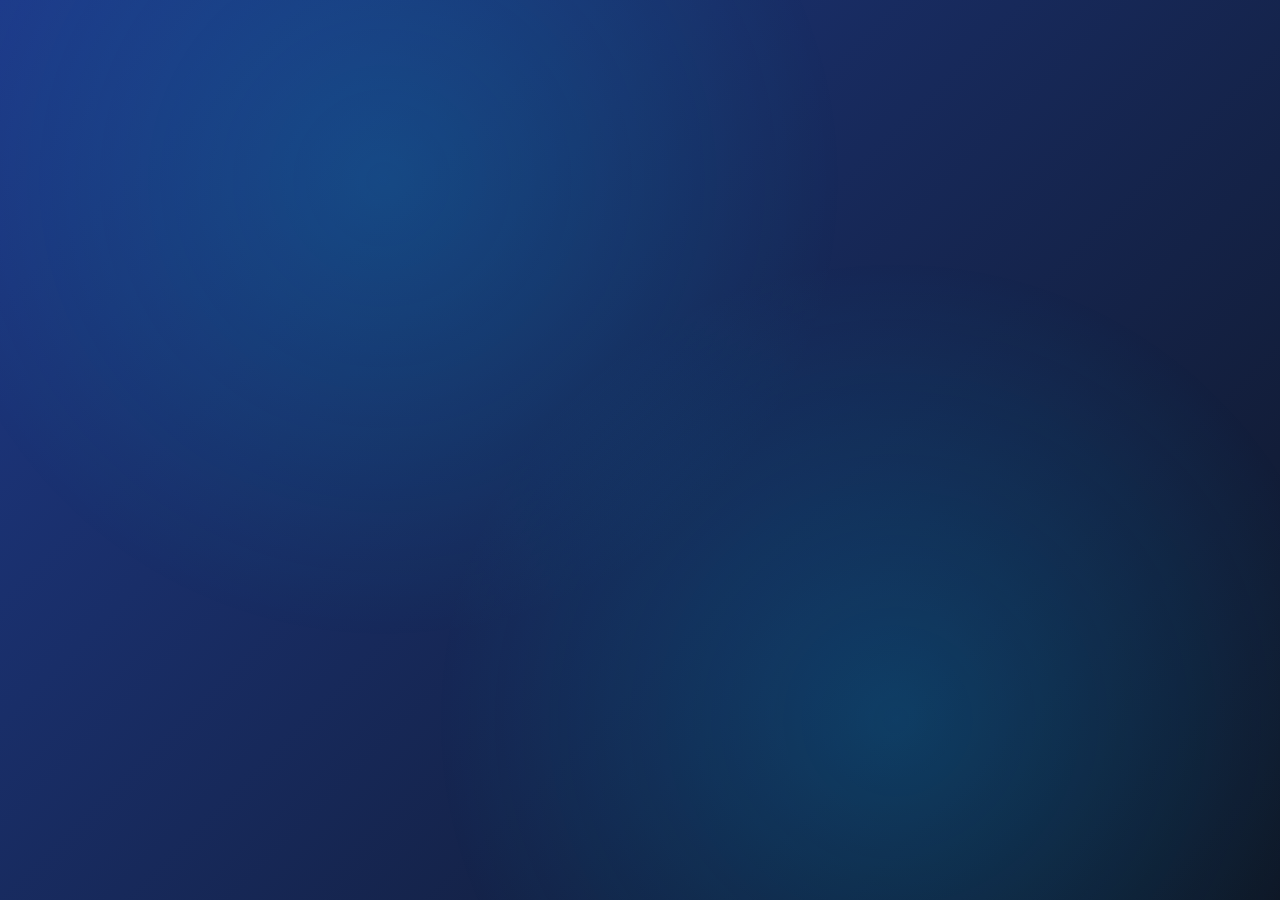
<file: index.html>
<!DOCTYPE html>
<html>

<head>
  <link rel="stylesheet" href="style.css">
  <link rel="icon" type="image/svg+xml"
    href="[data-uri]">
  <title>BlueNova</title>

</head>

<body>

  <nav class="glass-nav">

    <div class="logo-container">
      <div class="logo-mark">
        <div class="left-cut"></div>
        <div class="right-cut"></div>
      </div>
      <span class="logo-text">BlueNova</span>
    </div>


    <ul>
      <li><a href="index.html">Home</a></li>
      <li><a href="features.html">Features</a></li>
      <li><a href="about.html">About</a></li>
      <li><a href="contact.html">Contact</a></li>
    </ul>
  </nav>

  <section class="hero">
    <h2>Dark Glossy Aesthetic<br>Crafted to Perfection</h2>
    <p>Experience a futuristic, ultra-smooth UI designed with precision and a faint-blue glow that feels alive.</p>
    <a href="features.html"><button class="glow-btn">Explore Features</button></a>
  </section>

  <footer>© 2025 BlueNova. Crafted with aesthetic precision.</footer>


</body>

</html>
</file>
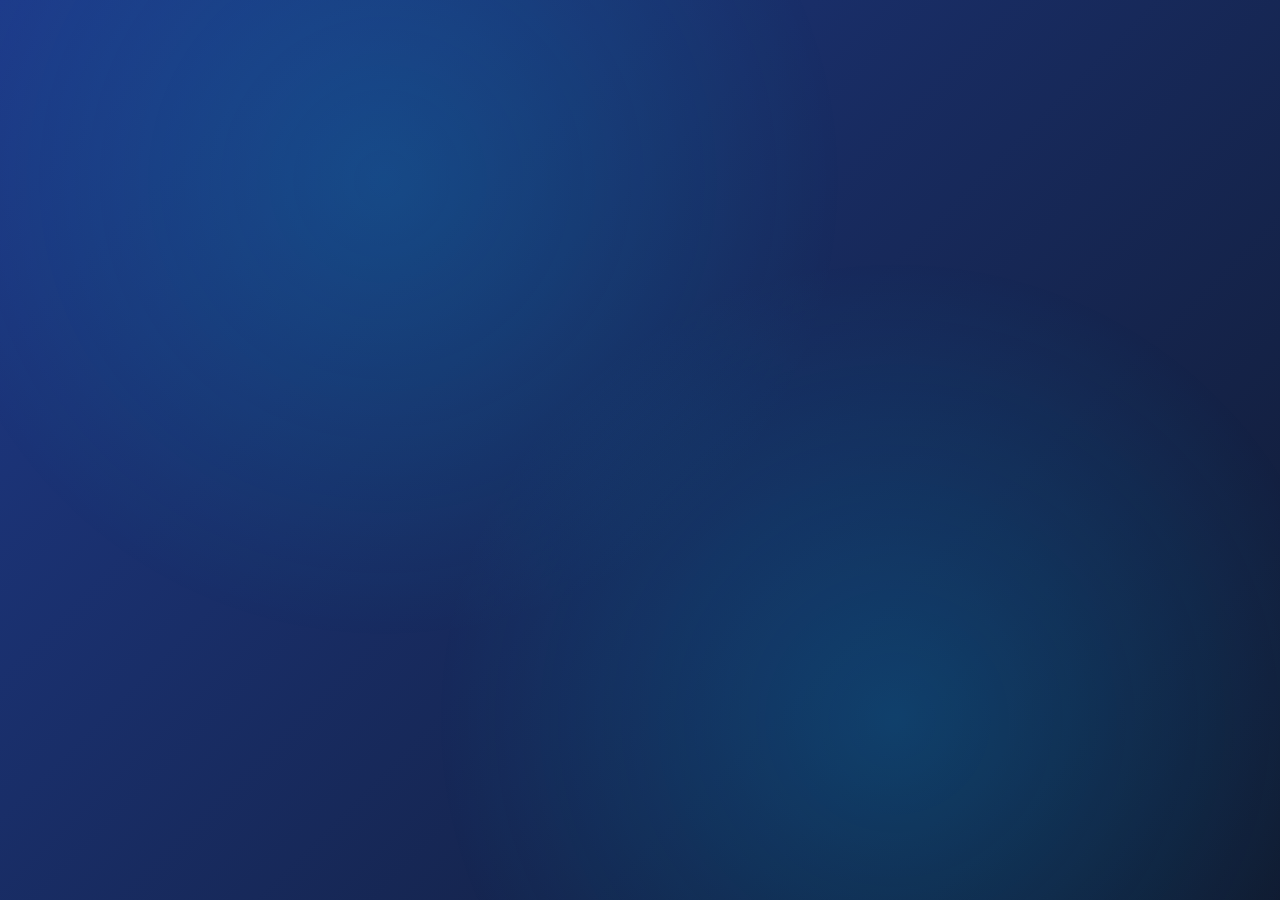
<file: BlueNova/index.html>
<!DOCTYPE html>
<html>

<head>
  <link rel="stylesheet" href="style.css">
  <title>BlueNova</title>

</head>

<body>
  
  <nav class="glass-nav">

  <div class="logo-container">
    <div class="logo-mark">
      <div class="left-cut"></div>
      <div class="right-cut"></div>
    </div>
    <span class="logo-text">BlueNova</span>
  </div>


    <ul>
      <li><a href="index.html">Home</a></li>
      <li><a href="features.html">Features</a></li>
      <li><a href="about.html">About</a></li>
      <li><a href="contact.html">Contact</a></li>
    </ul>
  </nav>

  <section class="hero">
    <h2>Dark Glossy Aesthetic<br>Crafted to Perfection</h2>
    <p>Experience a futuristic, ultra-smooth UI designed with precision and a faint-blue glow that feels alive.</p>
    <a href="features.html"><button class="glow-btn">Explore Features</button></a>
  </section>

  <footer>© 2025 BlueNova. Crafted with aesthetic precision.</footer>


</body>

</html>
</file>
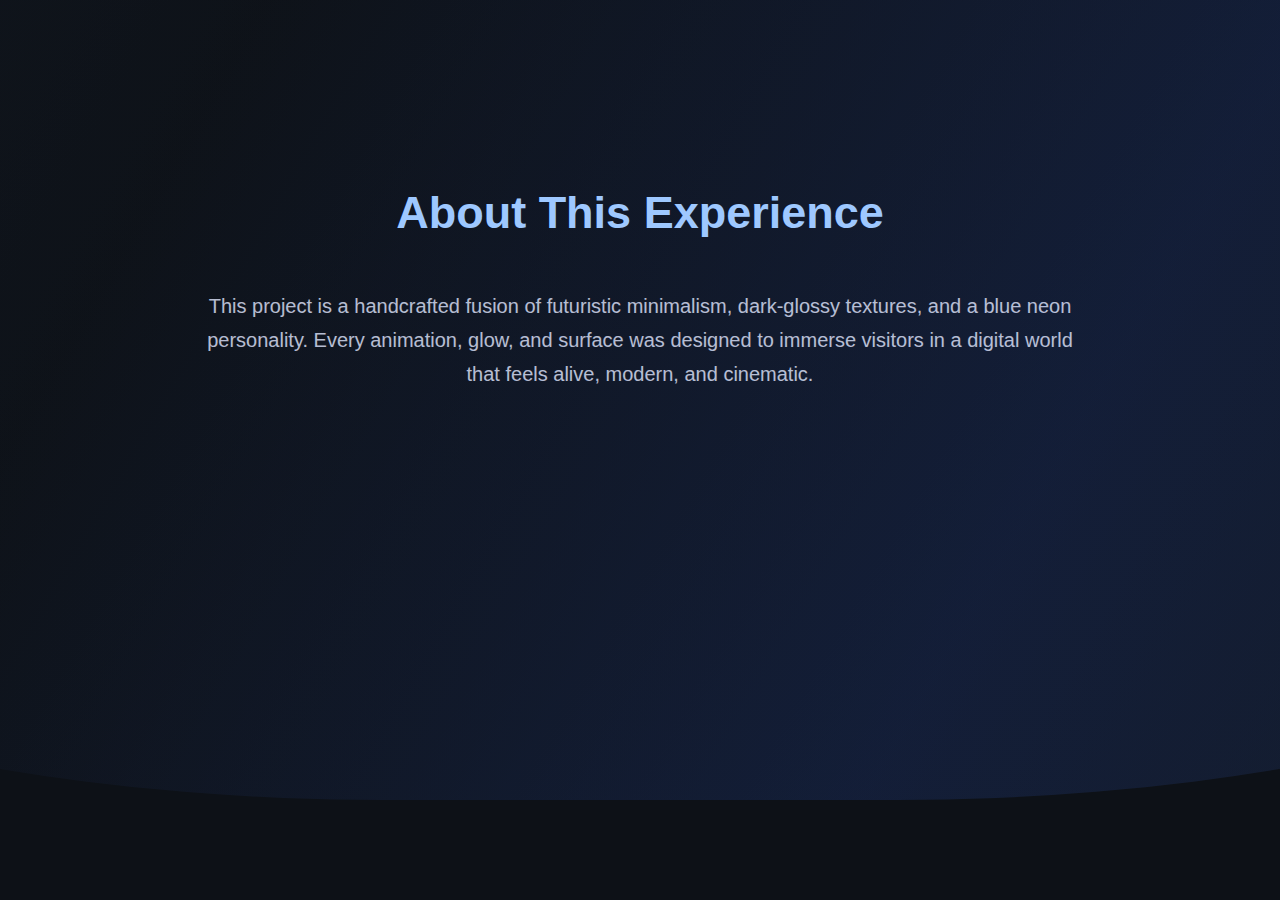
<file: about.html>
<!DOCTYPE html>
<html>
<head>
  <meta name="viewport" content="width=device-width, initial-scale=1.0">
  <link rel="stylesheet" href="style.css">
  <link rel="icon" type="image/svg+xml" href="[data-uri]">
    <title>BlueNova</title>
</head>
<body>

<nav class="glass-nav">
 <div class="logo-container">
    <div class="logo-mark">
      <div class="left-cut"></div>
      <div class="right-cut"></div>
    </div>
    <span class="logo-text">BlueNova</span>
  </div>
  <ul>
    <li><a href="index.html">Home</a></li>
    <li><a href="features.html">Features</a></li>
    <li><a href="about.html">About</a></li>
    <li><a href="contact.html">Contact</a></li>
  </ul>
</nav>

<section class="section">
  <h2>About This Experience</h2>
  <p style="max-width: 900px; margin: auto; text-align: center; opacity: 0.8; font-size: 20px; line-height: 1.7;">
    This project is a handcrafted fusion of futuristic minimalism,  
    dark-glossy textures, and a blue neon personality.  
    Every animation, glow, and surface was designed to immerse visitors  
    in a digital world that feels alive, modern, and cinematic.
  </p>
</section>

<footer>
  © 2025 BlueNova. Designed for visual immersion.
</footer>
<style>
body {
  margin: 0;
  font-family: 'Poppins', sans-serif;
  min-height: auto;     /* was height: 100vh */
  overflow-x: hidden;    /* allow vertical scroll if needed */
  color: #e0e7ff;
  background: #0d1117;
  position: relative;
}
*{ padding:0px;
  margin:0px;
}
/* Wavy layers */
body::before,
body::after {
  content: '';
  position: absolute;
  width: 200%;
  height: 200%;
  top: -50%;
  left: -50%;
  background: linear-gradient(120deg, #0d1117, #1e293b, #1e3a8a, #0d1117);
  background-size: 400% 400%;
  opacity: 0.3;
  border-radius: 40%;
  animation: wave1 20s ease-in-out infinite alternate;
  z-index: -1;
}

body::after {
  background: linear-gradient(120deg, #1e293b, #0d1117, #1e3a8a, #1e293b);
  animation-duration: 35s;
  opacity: 0.25;
}

/* Wave animation keyframes */
@keyframes wave1 {
  0% { transform: translateX(0) translateY(0) rotate(0deg); }
  25% { transform: translateX(50px) translateY(-30px) rotate(5deg); }
  50% { transform: translateX(-50px) translateY(30px) rotate(-5deg); }
  75% { transform: translateX(30px) translateY(-15px) rotate(3deg); }
  100% { transform: translateX(0) translateY(0) rotate(0deg); }
}



/* Wavy layers */
body::before,
body::after {
  content: '';
  position: absolute;
  width: 200%;
  height: 200%;
  top: -50%;
  left: -50%;
  background: linear-gradient(120deg, #0d1117, #1e293b, #1e3a8a, #0d1117);
  background-size: 400% 400%;
  opacity: 0.3;
  border-radius: 40%;
  animation: wave1 20s ease-in-out infinite alternate;
  z-index: -1;
}

body::after {
  background: linear-gradient(120deg, #1e293b, #0d1117, #1e3a8a, #1e293b);
  animation-duration: 35s;
  opacity: 0.25;
}

/* Wave animation keyframes */
@keyframes wave1 {
  0% { transform: translateX(0) translateY(0) rotate(0deg); }
  25% { transform: translateX(50px) translateY(-30px) rotate(5deg); }
  50% { transform: translateX(-50px) translateY(30px) rotate(-5deg); }
  75% { transform: translateX(30px) translateY(-15px) rotate(3deg); }
  100% { transform: translateX(0) translateY(0) rotate(0deg); }
}
@media (max-width: 480px) {
html, body{
  max-width: 100%;
    max-height: 100%;
  overflow-x: hidden;
}
}

  @media (max-width: 768px) {
html, body{
  max-width: 100%;
    max-height: 100%;
  overflow-x: hidden;
}
}
</style>
</body>

</html>
</file>
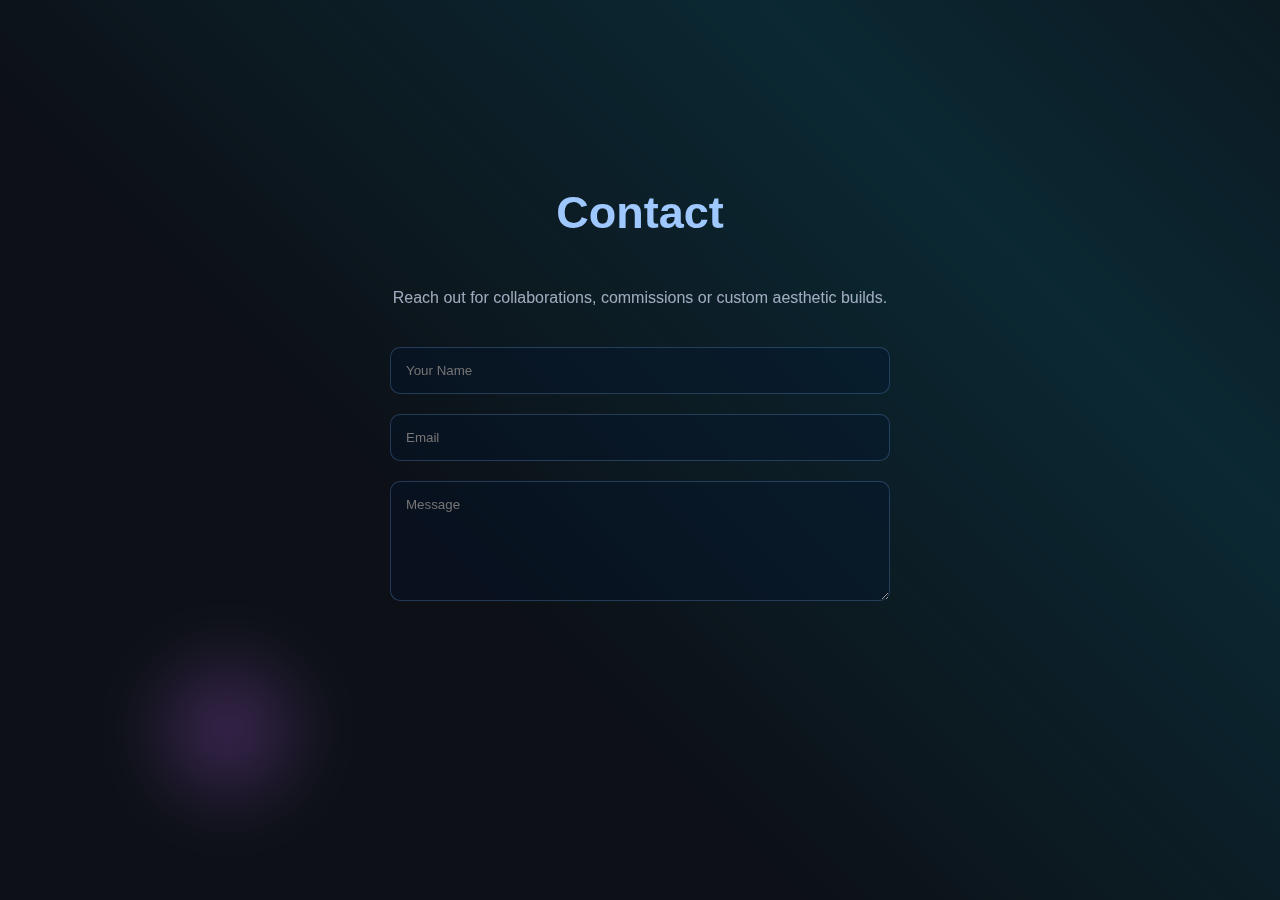
<file: contact.html>
<!DOCTYPE html>
<html>
<head>
  <meta name="viewport" content="width=device-width, initial-scale=1.0">
  <link rel="stylesheet" href="style.css">
  <link rel="icon" type="image/svg+xml" href="[data-uri]">
    <title>BlueNova</title>
  <!-- Particles.js CDN -->

</head>

<body class="aurora-orb1 aurora-orb2">
<nav class="glass-nav">
 <div class="logo-container">
    <div class="logo-mark">
      <div class="left-cut"></div>
      <div class="right-cut"></div>
    </div>
    <span class="logo-text">BlueNova</span>
  </div>
  <ul>
    <li><a href="index.html">Home</a></li>
    <li><a href="features.html">Features</a></li>
    <li><a href="about.html">About</a></li>
    <li><a href="contact.html">Contact</a></li>
  </ul>
</nav>

<section class="section">
  <h2>Contact</h2>

  <p style="text-align:center; opacity: 0.7; margin-bottom: 40px;">
    Reach out for collaborations, commissions or custom aesthetic builds.
  </p>

  <div style="max-width: 500px; margin: auto;">
    <form style="display:flex; flex-direction:column; gap:20px;">
      <input type="text" placeholder="Your Name" 
             style="padding:15px; background:rgba(0,20,50,0.3); border:1px solid rgba(120,180,255,0.25); border-radius:10px; color:white;">
      <input type="email" placeholder="Email"
             style="padding:15px; background:rgba(0,20,50,0.3); border:1px solid rgba(120,180,255,0.25); border-radius:10px; color:white;">
      <textarea placeholder="Message"
             style="padding:15px; height:120px; background:rgba(0,20,50,0.3); border:1px solid rgba(120,180,255,0.25); border-radius:10px; color:white;"></textarea>

      <button class="glow-btn" style="width:180px; margin:auto;">Send Message</button>
    </form>
  </div>
</section>

<footer>
  © 2025 BlueNova. Let's create something beautiful.
</footer>

<style>

/* FIXED - Mesmerizing Moving Nebula Background */
body {
  margin: 0;
  font-family: 'Poppins', sans-serif;
  overflow-x: hidden;
  color: #e0e7ff;
  background: #0d1117;
  position: relative;
}

/* DYNAMIC MOVING NEBULA LAYERS */
body::before {
  content: ''; 
  position: fixed; 
  top: 0; left: 0; 
  width: 200%; height: 200%; /* Oversized for movement */
  pointer-events: none; 
  z-index: -1;
  background: 
    radial-gradient(ellipse 60% 40% at 20% 30%, rgba(100,200,255,0.2) 0%, transparent 50%),
    radial-gradient(ellipse 50% 30% at 80% 70%, rgba(200,100,255,0.15) 0%, transparent 50%);
  background-size: 300% 300%;
  animation: nebulaFlow 90s linear infinite;
}

body::after {
  content: ''; 
  position: fixed; 
  inset: 0; 
  pointer-events: none; 
  z-index: -1;
  background-image: 
    linear-gradient(45deg, transparent 40%, rgba(0,212,255,0.12) 50%, transparent 60%),
    linear-gradient(-45deg, transparent 40%, rgba(138,43,226,0.1) 50%, transparent 60%);
  background-size: 400% 400%; /* Large for smooth movement */
  animation: cosmicDrift 120s ease-in-out infinite;
}

/* FLOATING ORBS */
.aurora-orb1::before,
.aurora-orb2::before {
  content: ''; 
  position: fixed; 
  border-radius: 50%; 
  pointer-events: none; 
  z-index: -1;
  background: radial-gradient(circle, rgba(0,212,255,0.4) 0%, transparent 70%);
  filter: blur(30px);
}

.aurora-orb1::before {
  width: 150px; height: 150px; 
  top: 20%; left: 10%; 
  animation: orbFloat1 100s ease-in-out infinite;
}

.aurora-orb2::before {
  width: 200px; height: 200px; 
  top: 70%; right: 15%; 
  background: radial-gradient(circle, rgba(200,100,255,0.3) 0%, transparent 70%);
  animation: orbFloat2 130s ease-in-out infinite reverse;
}

/* VEIL DESCENT EFFECT */
.wave-overlay {
  position: fixed; inset: 0; z-index: -1; pointer-events: none;
  background-image: 
    repeating-linear-gradient(90deg, transparent 0, rgba(0,212,255,0.03) 2px, transparent 4px),
    radial-gradient(circle at 10% 20%, rgba(0,212,255,0.08) 0%, transparent 50%);
  animation: veilDescent 4s cubic-bezier(0.25,0.46,0.45,0.94) both, waveFlow 80s linear infinite;
}

/* FIXED ANIMATIONS - NOW MOVING! */
@keyframes nebulaFlow {
  0% { 
    background-position: 0% 0%; 
    transform: scale(1) translate(0, 0); 
  }
  25% { 
    background-position: 100% 50%; 
    transform: scale(1.03) translate(2%, -1%); 
  }
  50% { 
    background-position: 50% 100%; 
    transform: scale(1.01) translate(1%, 2%); 
  }
  75% { 
    background-position: 100% 0%; 
    transform: scale(1.02) translate(-1%, 1%); 
  }
  100% { 
    background-position: 0% 0%; 
    transform: scale(1) translate(0, 0); 
  }
}

@keyframes cosmicDrift {
  0%, 100% { 
    background-position: 0% 50%; 
    opacity: 0.6; 
    filter: blur(1px); 
  }
  33% { 
    background-position: 100% 0%; 
    opacity: 0.8; 
  }
  66% { 
    background-position: 0% 100%; 
    opacity: 0.7; 
  }
}

@keyframes orbFloat1 {
  0%, 100% { transform: translate(0, 0) scale(1); }
  33% { transform: translate(20px, -15px) scale(1.1); }
  66% { transform: translate(-10px, 10px) scale(0.95); }
}

@keyframes orbFloat2 {
  0%, 100% { transform: translate(0, 0) scale(1); }
  33% { transform: translate(-25px, 20px) scale(1.15); }
  66% { transform: translate(15px, -10px) scale(0.9); }
}

@keyframes waveFlow {
  0% { transform: translateX(0); }
  100% { transform: translateX(100px); }
}

/* Fade-in animations remain the same */
@keyframes auroraFadeNav { 0% { opacity: 0; transform: translateY(-40px); } 100% { opacity: 1; transform: translateY(0); } }
@keyframes auroraRiseSection { 0% { opacity: 0; transform: scale(0.95) translateY(10px); } 100% { opacity: 1; transform: scale(1) translateY(0); } }
@keyframes auroraSlideUp { 0% { opacity: 0; transform: translateY(20px); } 100% { opacity: 1; transform: translateY(0); } }

.glass-nav { animation: auroraFadeNav 0.9s cubic-bezier(0.25,0.46,0.45,0.94) 0.3s both; }
.section { animation: auroraRiseSection 1s cubic-bezier(0.25,0.46,0.45,0.94) 0.8s both; }
.section h2 { animation: auroraSlideUp 0.7s cubic-bezier(0.25,0.46,0.45,0.94) 1.2s both; }
.section p { animation: auroraSlideUp 0.7s cubic-bezier(0.25,0.46,0.45,0.94) 1.4s both; }
input:nth-child(1) { animation: auroraSlideUp 0.6s cubic-bezier(0.25,0.46,0.45,0.94) 1.6s both; }
input:nth-child(2) { animation: auroraSlideUp 0.6s cubic-bezier(0.25,0.46,0.45,0.94) 1.8s both; }
textarea { animation: auroraSlideUp 0.6s cubic-bezier(0.25,0.46,0.45,0.94) 2.0s both; }
.glow-btn { animation: auroraSlideUp 0.6s cubic-bezier(0.25,0.46,0.45,0.94) 2.2s both; }
footer { animation: auroraSlideUp 0.7s cubic-bezier(0.25,0.46,0.45,0.94) 2.5s both; }
</style>
</body>

</html>
</file>
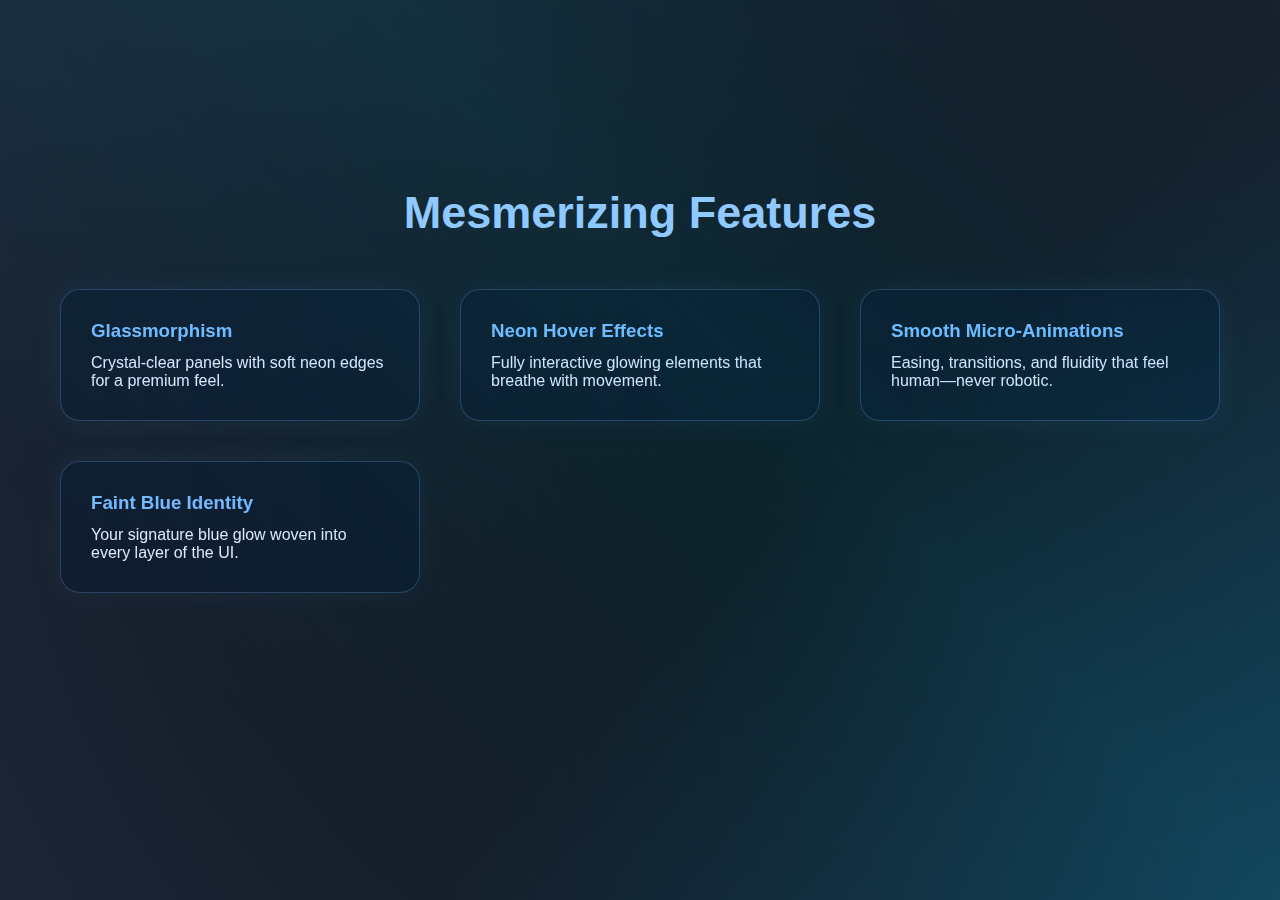
<file: features.html>
<!DOCTYPE html>
<html>
<head>
  <link rel="stylesheet" href="style.css">
  <link rel="icon" type="image/svg+xml" href="[data-uri]">
    <title>BlueNova</title>
  <!-- Particles.js CDN -->

</head>
<body>

<nav class="glass-nav">
 <div class="logo-container">
    <div class="logo-mark">
      <div class="left-cut"></div>
      <div class="right-cut"></div>
    </div>
    <span class="logo-text">BlueNova</span>
  </div>
  <ul>
    <li><a href="index.html">Home</a></li>
    <li><a href="features.html">Features</a></li>
    <li><a href="about.html">About</a></li>
    <li><a href="contact.html">Contact</a></li>
  </ul>
</nav>

<section class="section">
  <h2>Mesmerizing Features</h2>

  <div class="grid">
    <div class="feature-card">
      <h3>Glassmorphism</h3>
      <p>Crystal-clear panels with soft neon edges for a premium feel.</p>
    </div>

    <div class="feature-card">
      <h3>Neon Hover Effects</h3>
      <p>Fully interactive glowing elements that breathe with movement.</p>
    </div>

    <div class="feature-card">
      <h3>Smooth Micro-Animations</h3>
      <p>Easing, transitions, and fluidity that feel human—never robotic.</p>
    </div>

    <div class="feature-card">
      <h3>Faint Blue Identity</h3>
      <p>Your signature blue glow woven into every layer of the UI.</p>
    </div>
  </div>
</section>

<footer>
  © 2025 BlueNova. Precision-built dark UI.
</footer>
<style>
  body {
  margin: 0;
  font-family: 'Poppins', sans-serif;
  color: #e0e7ff;
 

  /* background layers */
  background: radial-gradient(circle at 30% 30%, #0d1117, #1e293b, #1e3a8a);
  background-size: 200% 200%;
  animation: radialMove 20s linear infinite, hueShift 30s linear infinite;
}

/* slowly move radial gradient for fluid motion */
@keyframes radialMove {
  0% {
    background-position: 0% 0%;
  }
  50% {
    background-position: 100% 100%;
  }
  100% {
    background-position: 0% 0%;
  }
}

/* shift hue for dynamic color changes */
@keyframes hueShift {
  0% {
    filter: hue-rotate(0deg);
  }
  50% {
    filter: hue-rotate(90deg);
  }
  100% {
    filter: hue-rotate(0deg);
  }
}

/* BlueNova Features - Plasma Grid Scan Animation - Add to style.css */

/* Initial hidden states */
.glass-nav { opacity: 0; transform: scale(0.95) translateY(-20px); }
.hero { opacity: 0; transform: scale(0.92); }
.hero h2, .hero p, .glow-btn { opacity: 0; transform: translateY(25px) scale(0.95); }
footer { opacity: 0; transform: translateY(30px); }

/* PLASMA GRID EFFECT - Safe z-index */
body::before {
    content: ''; 
    position: fixed; 
    top: 0; left: 0; 
    width: 100%; height: 100%; 
    pointer-events: none; 
    z-index: 1;
    background: 
        linear-gradient(45deg, transparent 30%, rgba(0,212,255,0.1) 50%, transparent 70%),
        linear-gradient(-45deg, transparent 30%, rgba(0,184,255,0.15) 50%, transparent 70%);
    background-size: 200% 200%;
    animation: plasmaGridScan 2.2s cubic-bezier(0.23,1,0.32,1) both;
}

@keyframes plasmaGridScan {
    0% { 
        opacity: 0.8; 
        transform: scaleX(0.1) scaleY(0.05); 
        filter: blur(12px); 
    }
    35% { 
        transform: scaleX(1.4) scaleY(1.3); 
        filter: blur(6px); 
    }
    65% { 
        opacity: 0.4; 
        transform: scaleX(1.05) scaleY(1.02); 
        filter: blur(0); 
    }
    100% { 
        opacity: 0; 
        transform: scaleX(1) scaleY(1); 
    }
}

/* Plasma pulse animations */
@keyframes plasmaPulseNav {
    0% { opacity: 0; transform: scale(0.9) translateY(-30px); filter: blur(6px); }
    55% { transform: scale(1.03) translateY(3px); box-shadow: 0 0 40px rgba(0,212,255,0.5); }
    100% { opacity: 1; transform: scale(1) translateY(0); filter: blur(0); }
}

@keyframes plasmaWaveHero {
    0% { opacity: 0; transform: scale(0.88) rotateX(10deg); }
    50% { transform: scale(1.04) rotateX(-2deg); filter: drop-shadow(0 20px 40px rgba(0,212,255,0.3)); }
    100% { opacity: 1; transform: scale(1) rotateX(0); }
}

@keyframes plasmaGridCard {
    0% { opacity: 0; transform: translateY(35px) scaleX(0.92); }
    60% { transform: translateY(-8px) scaleX(1.01); }
    100% { opacity: 1; transform: translateY(0) scaleX(1); }
}

/* PERFECTLY STAGGERED TIMING */
.glass-nav {
    animation: plasmaPulseNav 1s cubic-bezier(0.175,0.885,0.32,1.275) 0.4s both;
}

.hero {
    animation: plasmaWaveHero 1.2s cubic-bezier(0.175,0.885,0.32,1.275) 0.9s both;
}

.hero h2 {
    animation: plasmaGridCard 0.85s cubic-bezier(0.175,0.885,0.32,1.275) 1.3s both;
}

.hero p {
    animation: plasmaGridCard 0.85s cubic-bezier(0.175,0.885,0.32,1.275) 1.55s both;
}

.glow-btn {
    animation: plasmaGridCard 0.85s cubic-bezier(0.175,0.885,0.32,1.275) 1.8s both;
}

footer {
    animation: plasmaGridCard 0.75s cubic-bezier(0.175,0.885,0.32,1.275) 2.1s both;
}

/* Logo gets special plasma glow */
.logo-container {
    animation: plasmaPulseNav 1.1s cubic-bezier(0.175,0.885,0.32,1.275) 0.6s both;
}
</style>
</body>
</html>
</file>
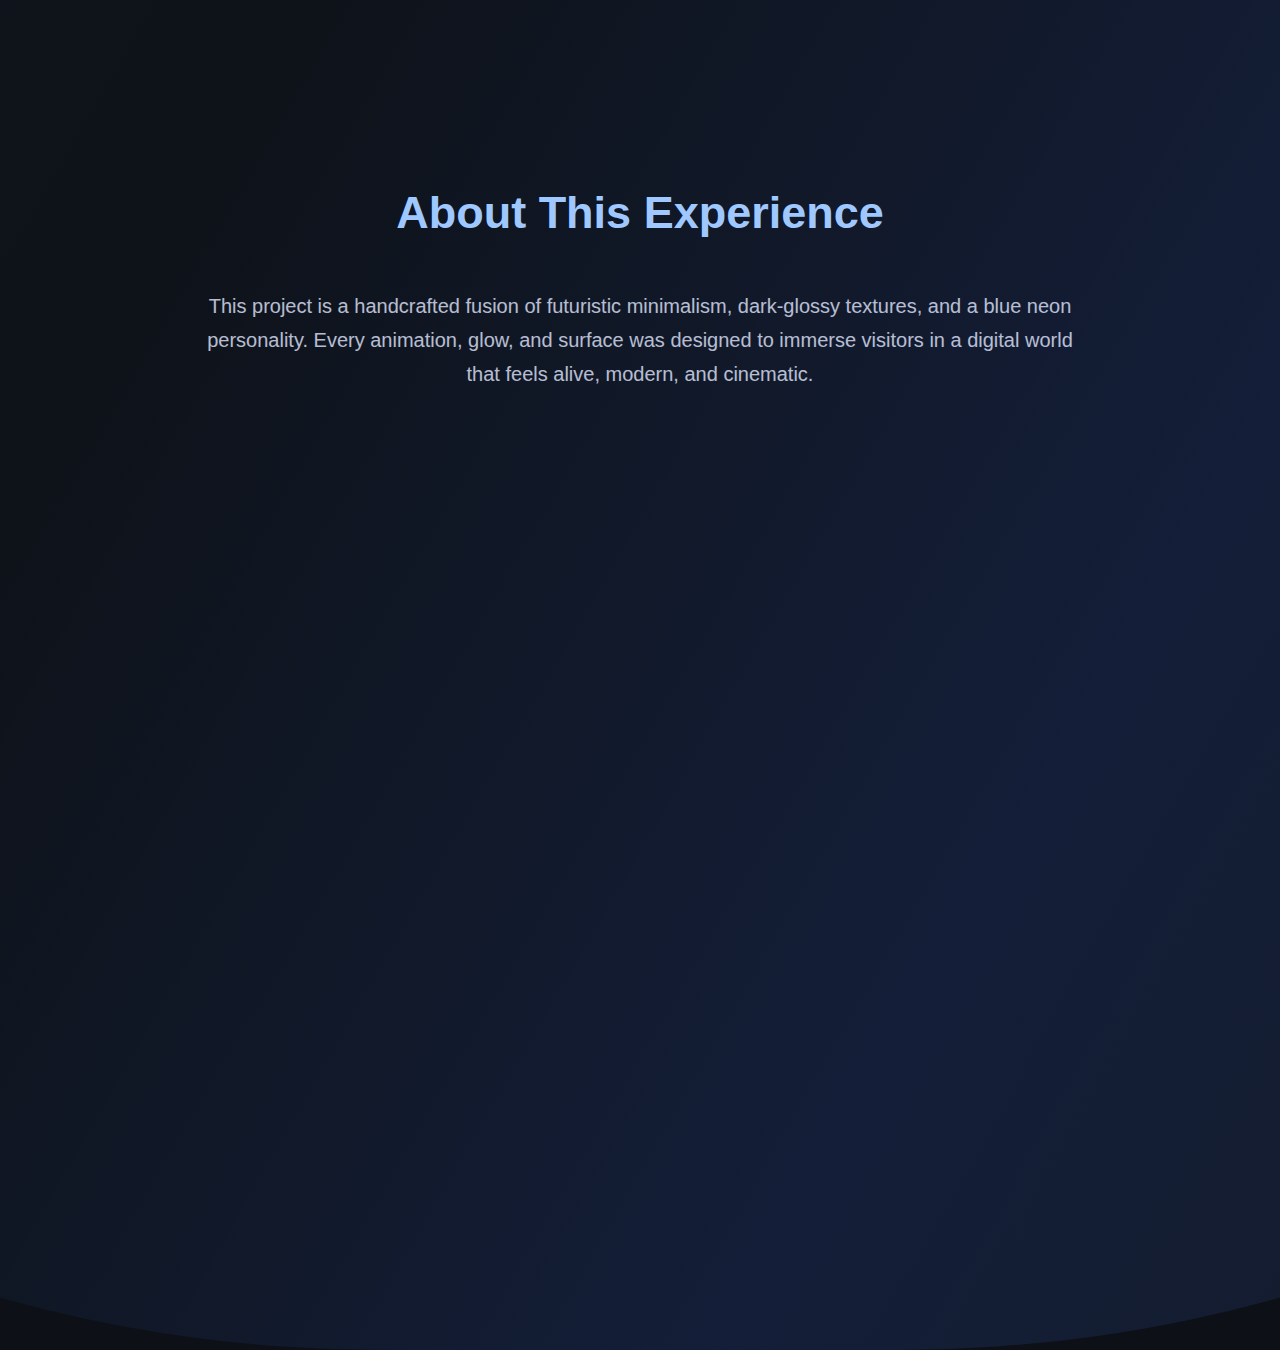
<file: BlueNova/about.html>
<!DOCTYPE html>
<html>
<head>
  <link rel="stylesheet" href="style.css">
    <title>BlueNova</title>
</head>
<body>

<nav class="glass-nav">
 <div class="logo-container">
    <div class="logo-mark">
      <div class="left-cut"></div>
      <div class="right-cut"></div>
    </div>
    <span class="logo-text">BlueNova</span>
  </div>
  <ul>
    <li><a href="index.html">Home</a></li>
    <li><a href="features.html">Features</a></li>
    <li><a href="about.html">About</a></li>
    <li><a href="contact.html">Contact</a></li>
  </ul>
</nav>

<section class="section">
  <h2>About This Experience</h2>
  <p style="max-width: 900px; margin: auto; text-align: center; opacity: 0.8; font-size: 20px; line-height: 1.7;">
    This project is a handcrafted fusion of futuristic minimalism,  
    dark-glossy textures, and a blue neon personality.  
    Every animation, glow, and surface was designed to immerse visitors  
    in a digital world that feels alive, modern, and cinematic.
  </p>
</section>

<footer>
  © 2025 BlueNova. Designed for visual immersion.
</footer>
<style>
body {
  margin: 0;
  font-family: 'Poppins', sans-serif;
  height: 100vh;
  overflow: hidden;
  color: #e0e7ff;
  background: #0d1117;
  position: relative;
}

/* Wavy layers */
body::before,
body::after {
  content: '';
  position: absolute;
  width: 200%;
  height: 200%;
  top: -50%;
  left: -50%;
  background: linear-gradient(120deg, #0d1117, #1e293b, #1e3a8a, #0d1117);
  background-size: 400% 400%;
  opacity: 0.3;
  border-radius: 40%;
  animation: wave1 20s ease-in-out infinite alternate;
  z-index: -1;
}

body::after {
  background: linear-gradient(120deg, #1e293b, #0d1117, #1e3a8a, #1e293b);
  animation-duration: 35s;
  opacity: 0.25;
}

/* Wave animation keyframes */
@keyframes wave1 {
  0% { transform: translateX(0) translateY(0) rotate(0deg); }
  25% { transform: translateX(50px) translateY(-30px) rotate(5deg); }
  50% { transform: translateX(-50px) translateY(30px) rotate(-5deg); }
  75% { transform: translateX(30px) translateY(-15px) rotate(3deg); }
  100% { transform: translateX(0) translateY(0) rotate(0deg); }
}

body {
  margin: 0;
  font-family: 'Poppins', sans-serif;
  height: 100vh;
  overflow: hidden;
  color: #e0e7ff;
  background: #0d1117;
  position: relative;
}

/* Wavy layers */
body::before,
body::after {
  content: '';
  position: absolute;
  width: 200%;
  height: 200%;
  top: -50%;
  left: -50%;
  background: linear-gradient(120deg, #0d1117, #1e293b, #1e3a8a, #0d1117);
  background-size: 400% 400%;
  opacity: 0.3;
  border-radius: 40%;
  animation: wave1 20s ease-in-out infinite alternate;
  z-index: -1;
}

body::after {
  background: linear-gradient(120deg, #1e293b, #0d1117, #1e3a8a, #1e293b);
  animation-duration: 35s;
  opacity: 0.25;
}

/* Wave animation keyframes */
@keyframes wave1 {
  0% { transform: translateX(0) translateY(0) rotate(0deg); }
  25% { transform: translateX(50px) translateY(-30px) rotate(5deg); }
  50% { transform: translateX(-50px) translateY(30px) rotate(-5deg); }
  75% { transform: translateX(30px) translateY(-15px) rotate(3deg); }
  100% { transform: translateX(0) translateY(0) rotate(0deg); }
}

</style>
</body>
</html>
</file>
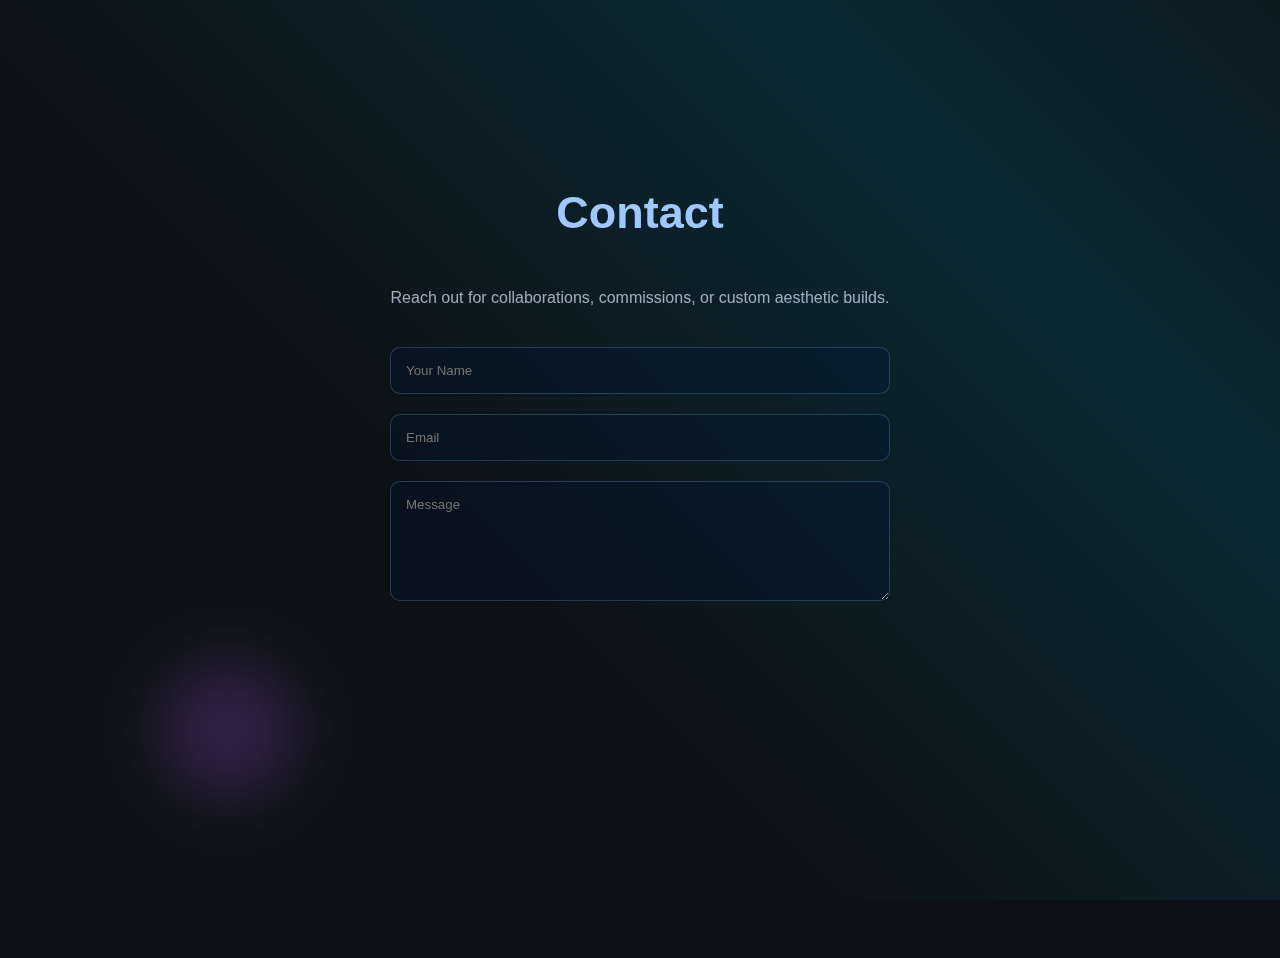
<file: BlueNova/contact.html>
<!DOCTYPE html>
<html>
<head>
  <link rel="stylesheet" href="style.css">
    <title>BlueNova</title>
  <!-- Particles.js CDN -->

</head>
<body>
<!-- Add these classes to body tag -->
<body class="aurora-orb1 aurora-orb2">
<nav class="glass-nav">
 <div class="logo-container">
    <div class="logo-mark">
      <div class="left-cut"></div>
      <div class="right-cut"></div>
    </div>
    <span class="logo-text">BlueNova</span>
  </div>
  <ul>
    <li><a href="index.html">Home</a></li>
    <li><a href="features.html">Features</a></li>
    <li><a href="about.html">About</a></li>
    <li><a href="contact.html">Contact</a></li>
  </ul>
</nav>

<section class="section">
  <h2>Contact</h2>

  <p style="text-align:center; opacity: 0.7; margin-bottom: 40px;">
    Reach out for collaborations, commissions, or custom aesthetic builds.
  </p>

  <div style="max-width: 500px; margin: auto;">
    <form style="display:flex; flex-direction:column; gap:20px;">
      <input type="text" placeholder="Your Name" 
             style="padding:15px; background:rgba(0,20,50,0.3); border:1px solid rgba(120,180,255,0.25); border-radius:10px; color:white;">
      <input type="email" placeholder="Email"
             style="padding:15px; background:rgba(0,20,50,0.3); border:1px solid rgba(120,180,255,0.25); border-radius:10px; color:white;">
      <textarea placeholder="Message"
             style="padding:15px; height:120px; background:rgba(0,20,50,0.3); border:1px solid rgba(120,180,255,0.25); border-radius:10px; color:white;"></textarea>

      <button class="glow-btn" style="width:180px; margin:auto;">Send Message</button>
    </form>
  </div>
</section>

<footer>
  © 2025 BlueNova. Let's create something beautiful.
</footer>

<style>

/* FIXED - Mesmerizing Moving Nebula Background */
body {
  margin: 0;
  font-family: 'Poppins', sans-serif;
  overflow-x: hidden;
  color: #e0e7ff;
  background: #0d1117;
  position: relative;
}

/* DYNAMIC MOVING NEBULA LAYERS */
body::before {
  content: ''; 
  position: fixed; 
  top: 0; left: 0; 
  width: 200%; height: 200%; /* Oversized for movement */
  pointer-events: none; 
  z-index: -1;
  background: 
    radial-gradient(ellipse 60% 40% at 20% 30%, rgba(100,200,255,0.2) 0%, transparent 50%),
    radial-gradient(ellipse 50% 30% at 80% 70%, rgba(200,100,255,0.15) 0%, transparent 50%);
  background-size: 300% 300%;
  animation: nebulaFlow 90s linear infinite;
}

body::after {
  content: ''; 
  position: fixed; 
  inset: 0; 
  pointer-events: none; 
  z-index: -1;
  background-image: 
    linear-gradient(45deg, transparent 40%, rgba(0,212,255,0.12) 50%, transparent 60%),
    linear-gradient(-45deg, transparent 40%, rgba(138,43,226,0.1) 50%, transparent 60%);
  background-size: 400% 400%; /* Large for smooth movement */
  animation: cosmicDrift 120s ease-in-out infinite;
}

/* FLOATING ORBS */
.aurora-orb1::before,
.aurora-orb2::before {
  content: ''; 
  position: fixed; 
  border-radius: 50%; 
  pointer-events: none; 
  z-index: -1;
  background: radial-gradient(circle, rgba(0,212,255,0.4) 0%, transparent 70%);
  filter: blur(30px);
}

.aurora-orb1::before {
  width: 150px; height: 150px; 
  top: 20%; left: 10%; 
  animation: orbFloat1 100s ease-in-out infinite;
}

.aurora-orb2::before {
  width: 200px; height: 200px; 
  top: 70%; right: 15%; 
  background: radial-gradient(circle, rgba(200,100,255,0.3) 0%, transparent 70%);
  animation: orbFloat2 130s ease-in-out infinite reverse;
}

/* VEIL DESCENT EFFECT */
.wave-overlay {
  position: fixed; inset: 0; z-index: -1; pointer-events: none;
  background-image: 
    repeating-linear-gradient(90deg, transparent 0, rgba(0,212,255,0.03) 2px, transparent 4px),
    radial-gradient(circle at 10% 20%, rgba(0,212,255,0.08) 0%, transparent 50%);
  animation: veilDescent 4s cubic-bezier(0.25,0.46,0.45,0.94) both, waveFlow 80s linear infinite;
}

/* FIXED ANIMATIONS - NOW MOVING! */
@keyframes nebulaFlow {
  0% { 
    background-position: 0% 0%; 
    transform: scale(1) translate(0, 0); 
  }
  25% { 
    background-position: 100% 50%; 
    transform: scale(1.03) translate(2%, -1%); 
  }
  50% { 
    background-position: 50% 100%; 
    transform: scale(1.01) translate(1%, 2%); 
  }
  75% { 
    background-position: 100% 0%; 
    transform: scale(1.02) translate(-1%, 1%); 
  }
  100% { 
    background-position: 0% 0%; 
    transform: scale(1) translate(0, 0); 
  }
}

@keyframes cosmicDrift {
  0%, 100% { 
    background-position: 0% 50%; 
    opacity: 0.6; 
    filter: blur(1px); 
  }
  33% { 
    background-position: 100% 0%; 
    opacity: 0.8; 
  }
  66% { 
    background-position: 0% 100%; 
    opacity: 0.7; 
  }
}

@keyframes orbFloat1 {
  0%, 100% { transform: translate(0, 0) scale(1); }
  33% { transform: translate(20px, -15px) scale(1.1); }
  66% { transform: translate(-10px, 10px) scale(0.95); }
}

@keyframes orbFloat2 {
  0%, 100% { transform: translate(0, 0) scale(1); }
  33% { transform: translate(-25px, 20px) scale(1.15); }
  66% { transform: translate(15px, -10px) scale(0.9); }
}

@keyframes waveFlow {
  0% { transform: translateX(0); }
  100% { transform: translateX(100px); }
}

/* Fade-in animations remain the same */
@keyframes auroraFadeNav { 0% { opacity: 0; transform: translateY(-40px); } 100% { opacity: 1; transform: translateY(0); } }
@keyframes auroraRiseSection { 0% { opacity: 0; transform: scale(0.95) translateY(10px); } 100% { opacity: 1; transform: scale(1) translateY(0); } }
@keyframes auroraSlideUp { 0% { opacity: 0; transform: translateY(20px); } 100% { opacity: 1; transform: translateY(0); } }

.glass-nav { animation: auroraFadeNav 0.9s cubic-bezier(0.25,0.46,0.45,0.94) 0.3s both; }
.section { animation: auroraRiseSection 1s cubic-bezier(0.25,0.46,0.45,0.94) 0.8s both; }
.section h2 { animation: auroraSlideUp 0.7s cubic-bezier(0.25,0.46,0.45,0.94) 1.2s both; }
.section p { animation: auroraSlideUp 0.7s cubic-bezier(0.25,0.46,0.45,0.94) 1.4s both; }
input:nth-child(1) { animation: auroraSlideUp 0.6s cubic-bezier(0.25,0.46,0.45,0.94) 1.6s both; }
input:nth-child(2) { animation: auroraSlideUp 0.6s cubic-bezier(0.25,0.46,0.45,0.94) 1.8s both; }
textarea { animation: auroraSlideUp 0.6s cubic-bezier(0.25,0.46,0.45,0.94) 2.0s both; }
.glow-btn { animation: auroraSlideUp 0.6s cubic-bezier(0.25,0.46,0.45,0.94) 2.2s both; }
footer { animation: auroraSlideUp 0.7s cubic-bezier(0.25,0.46,0.45,0.94) 2.5s both; }
</style>
</body>
</html>
</file>
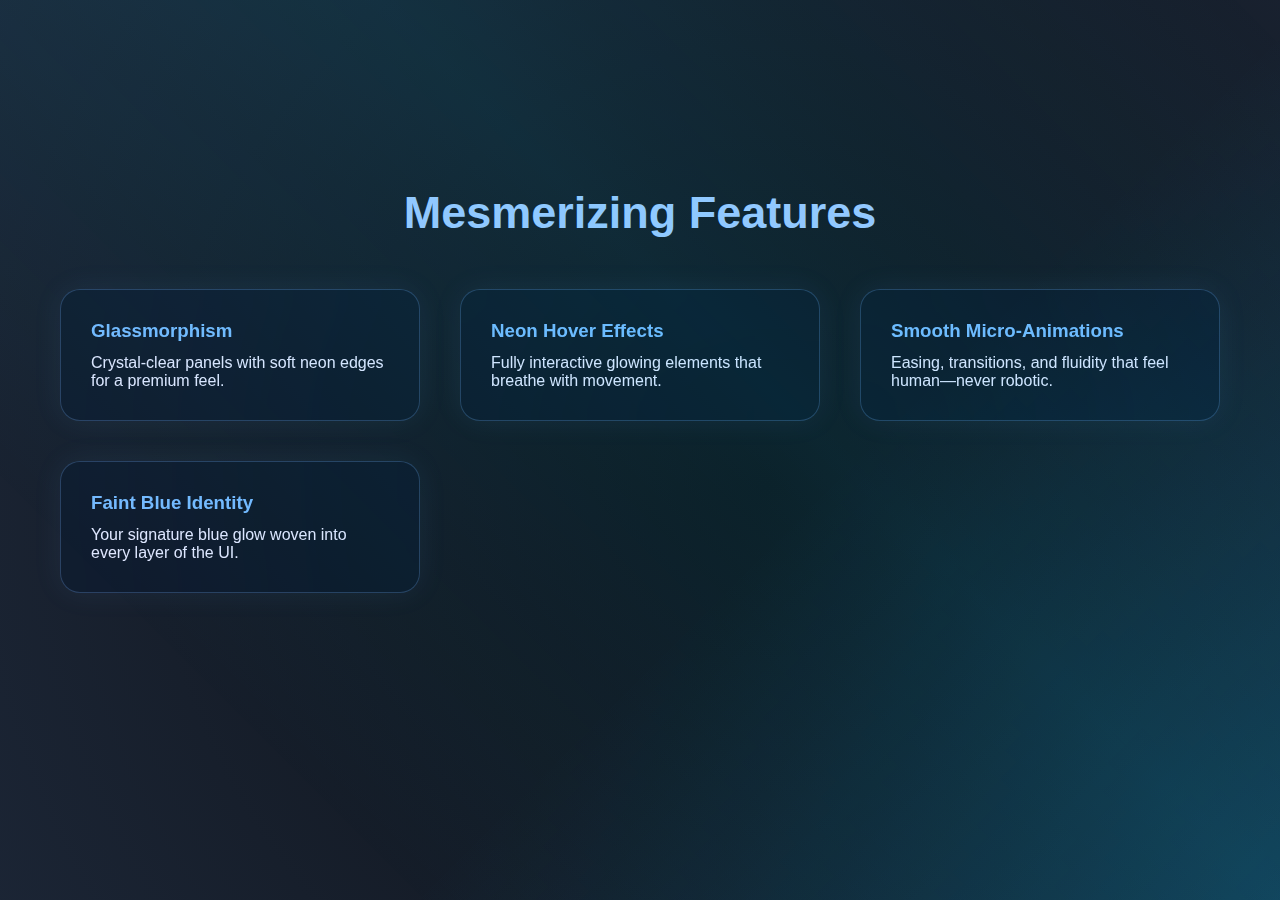
<file: BlueNova/features.html>
<!DOCTYPE html>
<html>
<head>
  <link rel="stylesheet" href="style.css">
    <title>BlueNova</title>
  <!-- Particles.js CDN -->

</head>
<body>

<nav class="glass-nav">
 <div class="logo-container">
    <div class="logo-mark">
      <div class="left-cut"></div>
      <div class="right-cut"></div>
    </div>
    <span class="logo-text">BlueNova</span>
  </div>
  <ul>
    <li><a href="index.html">Home</a></li>
    <li><a href="features.html">Features</a></li>
    <li><a href="about.html">About</a></li>
    <li><a href="contact.html">Contact</a></li>
  </ul>
</nav>

<section class="section">
  <h2>Mesmerizing Features</h2>

  <div class="grid">
    <div class="feature-card">
      <h3>Glassmorphism</h3>
      <p>Crystal-clear panels with soft neon edges for a premium feel.</p>
    </div>

    <div class="feature-card">
      <h3>Neon Hover Effects</h3>
      <p>Fully interactive glowing elements that breathe with movement.</p>
    </div>

    <div class="feature-card">
      <h3>Smooth Micro-Animations</h3>
      <p>Easing, transitions, and fluidity that feel human—never robotic.</p>
    </div>

    <div class="feature-card">
      <h3>Faint Blue Identity</h3>
      <p>Your signature blue glow woven into every layer of the UI.</p>
    </div>
  </div>
</section>

<footer>
  © 2025 BlueNova. Precision-built dark UI.
</footer>
<style>
  body {
  margin: 0;
  font-family: 'Poppins', sans-serif;
  color: #e0e7ff;
 

  /* background layers */
  background: radial-gradient(circle at 30% 30%, #0d1117, #1e293b, #1e3a8a);
  background-size: 200% 200%;
  animation: radialMove 20s linear infinite, hueShift 30s linear infinite;
}

/* slowly move radial gradient for fluid motion */
@keyframes radialMove {
  0% {
    background-position: 0% 0%;
  }
  50% {
    background-position: 100% 100%;
  }
  100% {
    background-position: 0% 0%;
  }
}

/* shift hue for dynamic color changes */
@keyframes hueShift {
  0% {
    filter: hue-rotate(0deg);
  }
  50% {
    filter: hue-rotate(90deg);
  }
  100% {
    filter: hue-rotate(0deg);
  }
}

/* BlueNova Features - Plasma Grid Scan Animation - Add to style.css */

/* Initial hidden states */
.glass-nav { opacity: 0; transform: scale(0.95) translateY(-20px); }
.hero { opacity: 0; transform: scale(0.92); }
.hero h2, .hero p, .glow-btn { opacity: 0; transform: translateY(25px) scale(0.95); }
footer { opacity: 0; transform: translateY(30px); }

/* PLASMA GRID EFFECT - Safe z-index */
body::before {
    content: ''; 
    position: fixed; 
    top: 0; left: 0; 
    width: 100%; height: 100%; 
    pointer-events: none; 
    z-index: 1;
    background: 
        linear-gradient(45deg, transparent 30%, rgba(0,212,255,0.1) 50%, transparent 70%),
        linear-gradient(-45deg, transparent 30%, rgba(0,184,255,0.15) 50%, transparent 70%);
    background-size: 200% 200%;
    animation: plasmaGridScan 2.2s cubic-bezier(0.23,1,0.32,1) both;
}

@keyframes plasmaGridScan {
    0% { 
        opacity: 0.8; 
        transform: scaleX(0.1) scaleY(0.05); 
        filter: blur(12px); 
    }
    35% { 
        transform: scaleX(1.4) scaleY(1.3); 
        filter: blur(6px); 
    }
    65% { 
        opacity: 0.4; 
        transform: scaleX(1.05) scaleY(1.02); 
        filter: blur(0); 
    }
    100% { 
        opacity: 0; 
        transform: scaleX(1) scaleY(1); 
    }
}

/* Plasma pulse animations */
@keyframes plasmaPulseNav {
    0% { opacity: 0; transform: scale(0.9) translateY(-30px); filter: blur(6px); }
    55% { transform: scale(1.03) translateY(3px); box-shadow: 0 0 40px rgba(0,212,255,0.5); }
    100% { opacity: 1; transform: scale(1) translateY(0); filter: blur(0); }
}

@keyframes plasmaWaveHero {
    0% { opacity: 0; transform: scale(0.88) rotateX(10deg); }
    50% { transform: scale(1.04) rotateX(-2deg); filter: drop-shadow(0 20px 40px rgba(0,212,255,0.3)); }
    100% { opacity: 1; transform: scale(1) rotateX(0); }
}

@keyframes plasmaGridCard {
    0% { opacity: 0; transform: translateY(35px) scaleX(0.92); }
    60% { transform: translateY(-8px) scaleX(1.01); }
    100% { opacity: 1; transform: translateY(0) scaleX(1); }
}

/* PERFECTLY STAGGERED TIMING */
.glass-nav {
    animation: plasmaPulseNav 1s cubic-bezier(0.175,0.885,0.32,1.275) 0.4s both;
}

.hero {
    animation: plasmaWaveHero 1.2s cubic-bezier(0.175,0.885,0.32,1.275) 0.9s both;
}

.hero h2 {
    animation: plasmaGridCard 0.85s cubic-bezier(0.175,0.885,0.32,1.275) 1.3s both;
}

.hero p {
    animation: plasmaGridCard 0.85s cubic-bezier(0.175,0.885,0.32,1.275) 1.55s both;
}

.glow-btn {
    animation: plasmaGridCard 0.85s cubic-bezier(0.175,0.885,0.32,1.275) 1.8s both;
}

footer {
    animation: plasmaGridCard 0.75s cubic-bezier(0.175,0.885,0.32,1.275) 2.1s both;
}

/* Logo gets special plasma glow */
.logo-container {
    animation: plasmaPulseNav 1.1s cubic-bezier(0.175,0.885,0.32,1.275) 0.6s both;
}
</style>
</body>
</html>
</file>
<file: style.css>
/* ---------- GLOBAL THEME ---------- */
* {
  margin: 0;
  padding: 0;
  box-sizing: border-box;
  font-family: "Poppins", sans-serif;
}

body {
  background: radial-gradient(circle at top, #0a0f1f, #000);
  color: #e0eaff;
  overflow-x: hidden;
}

a { text-decoration: none; color: inherit; }

/* ---------- NAVBAR ---------- */
nav {
  width: 100%;
  padding: 20px 60px;
  display: flex;
  justify-content: space-between;
  align-items: center;
  backdrop-filter: blur(20px);
  background: rgba(0, 10, 30, 0.4);
  border-bottom: 1px solid rgba(40, 126, 255, 0.2);
  position: sticky;
  top: 0;
  z-index: 1000;
}
.logo-container {
  display: flex;
  align-items: center;
  gap: 12px;
  background-color: transparent;
  color: transparent;
}

.logo-mark {
  position: relative;
  width: 26px;
  height: 26px;
}

.logo-mark div {
  position: absolute;
  width: 14px;
  height: 26px;
  background: #60a5fa;
  clip-path: polygon(0 0, 100% 50%, 0 100%);
}

.logo-mark .left-cut {
  left: 0;
  transform: rotate(180deg);
}

.logo-mark .right-cut {
  right: 0;
}

.logo-text {
  font-size: 22px;
  font-weight: 600;
  letter-spacing: 0.5px;
  color: #f1f5f9;
  font-family: 'Poppins', sans-serif;
}
nav h1 {
  color: #ffffff;
  font-size: 28px;
  font-weight: 600;
  letter-spacing: 1px;
}

nav ul {
  display: flex;
  gap: 40px;
  list-style: none;
}

nav ul li a {
  font-size: 17px;
  cursor: pointer;
  position: relative;
  padding-bottom: 5px;
  color:#e0e7ff;
}

nav ul li a::after {
  content: "";
  width: 0%;
  height: 2px;
  background: #6daaff;
  position: absolute;
  left: 0;
  bottom: 0;
  transition: 0.3s;
}

nav ul li a:hover::after { width: 100%; }



/* ---------- HERO SECTION ---------- */
.hero {
  padding: 120px  60px 20px;
  text-align: center;
}

.hero h2 {
  font-size: 60px;
  font-weight: 700;
  margin-bottom: 20px;
  background: linear-gradient(90deg, #3a82ed, #c3d9ff);
  -webkit-background-clip: text;
  background-clip: text;
  color: transparent;
}

.hero p {
  font-size: 22px;
  opacity: 0.8;
  max-width: 700px;
  margin: auto;
  line-height: 1.7;
  color: #9ec8ff;
}

.glow-btn {
  margin-top: 40px;
  padding: 16px 40px;
  font-size: 20px;
  border-radius: 50px;
  border: none;
  cursor: pointer;
  color: #e0eaff;
  background: rgba(0, 10, 30, 0.6);
  border: 1px solid rgba(100, 160, 255, 0.3);
  backdrop-filter: blur(20px);
  transition: 0.35s;
  box-shadow: 0 0 10px rgba(100, 160, 255, 0.2);
}

.glow-btn:hover {
  scale: 1.08;
  box-shadow: 0px 0px 35px rgba(110, 180, 255, 0.7);
  border-color: rgba(110, 180, 255, 0.7);
}

/* ---------- FEATURES GRID ---------- */
.section {
  padding: 120px 60px;
}

.section h2 {
  text-align: center;
  font-size: 45px;
  margin-bottom: 50px;
  color: #9ec8ff;
}

.grid {
  display: grid;
  grid-template-columns: repeat(auto-fit, minmax(270px, 1fr));
  gap: 40px;
}

.feature-card {
  padding: 30px;
  border-radius: 20px;
  background: rgba(0, 20, 50, 0.3);
  backdrop-filter: blur(25px);
  border: 1px solid rgba(120, 180, 255, 0.25);
  box-shadow: 0 0 30px rgba(120, 180, 255, 0.08);
  transition: 0.35s;
  cursor: pointer;
}

.feature-card:hover {
  scale: 1.06;
  box-shadow: 0 0 45px rgba(120, 180, 255, 0.35);
  transform: translateY(-8px);
}

.feature-card h3 {
  margin-bottom: 12px;
  color: #76baff;
}

/* ---------- FOOTER ---------- */
footer {
  text-align: center;
  padding: 2px 2px;
  margin: 1px 1px;
  opacity: 0.6;
  font-size: 15px;
}
body {
  margin: 0;
  font-family: 'Poppins', sans-serif;
  background: linear-gradient(-45deg,  #0d1117, #1e293b, #0d1117, #1e3a8a);
  background-size: 400% 400%;
  animation: gradientBG 15s ease-in infinite;
  color: #e0e7ff;
}

@keyframes gradientBG {
  0% { background-position: 0% 50%; }
  50% { background-position: 100% 50%; }
  100% { background-position: 0% 50%; }
}

/* BlueNova Liquid Mercury Fade-In - FIXED VERSION */

/* Initial states - hidden */
.glass-nav { 
    opacity: 0; 
    transform: translateY(-50px) scaleY(0.8); 
}
.hero { opacity: 0; transform: scale(0.9); }
.hero h2, .hero p, .glow-btn { opacity: 0; transform: translateY(30px); }
footer { opacity: 0; transform: translateY(40px); }

/* FIXED: Background ripple - pointer-events none + lower z-index */
body::before {
    content: ''; 
    position: fixed; 
    top: 0; left: 0; 
    width: 100%; height: 100%; 
    pointer-events: none; /* ALLOWS CLICKS THROUGH */
    z-index: 1; /* LOW z-index - behind content */
    background: radial-gradient(circle at 30% 20%, rgba(0,212,255,0.15) 0%, transparent 40%),
                radial-gradient(circle at 70% 80%, rgba(0,184,255,0.2) 0%, transparent 40%);
    animation: mercuryBloom 2s cubic-bezier(0.23,1,0.32,1) both;
}

/* Rest of animations remain identical */
@keyframes mercuryBloom {
    0% { transform: scale(0.3) rotate(45deg); opacity: 1; filter: blur(15px); }
    40% { transform: scale(1.3); filter: blur(8px); }
    70% { transform: scale(1.05); opacity: 0.3; filter: blur(0); }
    100% { transform: scale(1); opacity: 0; }
}

@keyframes mercurySlideDown {
    0% { opacity: 0; transform: translateY(-50px) scaleY(0.7); filter: blur(5px); }
    60% { transform: translateY(5px) scaleY(1.02); backdrop-filter: blur(25px); }
    100% { opacity: 1; transform: translateY(0) scaleY(1); filter: blur(0); }
}

@keyframes mercuryRise {
    0% { opacity: 0; transform: scale(0.85) translateY(40px); }
    50% { transform: scale(1.05) translateY(-10px); filter: drop-shadow(0 15px 30px rgba(0,212,255,0.4)); }
    100% { opacity: 1; transform: scale(1) translateY(0); filter: drop-shadow(0 10px 20px rgba(0,212,255,0.2)); }
}

@keyframes mercuryAssemble {
    0% { opacity: 0; transform: translateY(50px) skewY(5deg); }
    70% { transform: translateY(-5px) skewY(-1deg); }
    100% { opacity: 1; transform: translateY(0) skewY(0); }
}

/* Staggered animations */
.glass-nav {
    animation: mercurySlideDown 0.9s cubic-bezier(0.175,0.885,0.32,1.275) 0.3s both;
}

.hero {
    animation: mercuryRise 1.1s cubic-bezier(0.175,0.885,0.32,1.275) 0.8s both;
}

.hero h2 {
    animation: mercuryAssemble 0.8s cubic-bezier(0.175,0.885,0.32,1.275) 1.1s both;
}

.hero p {
    animation: mercuryAssemble 0.8s cubic-bezier(0.175,0.885,0.32,1.275) 1.3s both;
}

.glow-btn {
    animation: mercuryAssemble 0.8s cubic-bezier(0.175,0.885,0.32,1.275) 1.5s both;
}

footer {
    animation: mercuryAssemble 0.7s cubic-bezier(0.175,0.885,0.32,1.275) 1.8s both;
}

.logo-container {
    animation: mercuryRise 1s cubic-bezier(0.175,0.885,0.32,1.275) 0.5s both;

}

/* === BlueNova Responsive Layout === */

/* Medium screens (tablets, small laptops) */
@media (max-width: 1024px) {
  nav {
    padding: 16px 32px;
  }

  .hero {
    padding: 140px 32px 80px;
  }

  .section {
    padding: 90px 32px 60px;
  }

  .hero h2 {
    font-size: 42px;
  }

  .hero p {
    font-size: 18px;
  }

  .section h2 {
    font-size: 34px;
  }
}

/* Phones */
@media (max-width: 768px) {
  nav {
    padding: 12px 18px;
  }

  .logo-text {
    font-size: 18px;
  }

  .hero {
    padding: 100px 15px 10px;
  }

  .hero h2 {
    font-size: 30px;
    line-height: 1.3;
  }

  .hero p {
    font-size: 16px;
    max-width: 100%;
  }

  .section {
    padding: 80px 18px 50px;
  }

  .section h2 {
    font-size: 28px;
  }

  .grid {
    gap: 24px;
  }

  footer {
    font-size: 13px;
    padding: 10px 5px;
  }
}

/* Very small phones */
@media (max-width: 480px) {
  .hero {
    padding-top: 100px;
  }

  .hero h2 {
    font-size: 26px;
  }

  .hero p {
    font-size: 15px;
  }

  .glow-btn {
    width: 100%;
    max-width: 260px;
    font-size: 16px;
  }
}

/* Nav stack on mobile */
@media (max-width: 768px) {
  nav ul {
    gap: 16px;
    font-size: 14px;
  }
}

/* Extra small – stack logo above links */
@media (max-width: 480px) {
  nav {
    flex-direction: column;
    align-items: flex-start;
    gap: 10px;
  }

  nav ul {
    width: 100%;
    justify-content: space-between;
    gap: 10px;
    flex-wrap: wrap;
  }

  nav ul li a {
    font-size: 14px;
  }
  html, body {
  max-height: 100%;
  overflow-x: hidden;
    
}
  }
</file>
<file: BlueNova/style.css>
/* ---------- GLOBAL THEME ---------- */
* {
  margin: 0;
  padding: 0;
  box-sizing: border-box;
  font-family: "Poppins", sans-serif;
}

body {
  background: radial-gradient(circle at top, #0a0f1f, #000);
  color: #e0eaff;
  overflow-x: hidden;
}

a { text-decoration: none; color: inherit; }

/* ---------- NAVBAR ---------- */
nav {
  width: 100%;
  padding: 20px 60px;
  display: flex;
  justify-content: space-between;
  align-items: center;
  backdrop-filter: blur(20px);
  background: rgba(0, 10, 30, 0.4);
  border-bottom: 1px solid rgba(40, 126, 255, 0.2);
  position: sticky;
  top: 0;
  z-index: 1000;
}
.logo-container {
  display: flex;
  align-items: center;
  gap: 12px;
  background-color: transparent;
  color: transparent;
}

.logo-mark {
  position: relative;
  width: 26px;
  height: 26px;
}

.logo-mark div {
  position: absolute;
  width: 14px;
  height: 26px;
  background: #60a5fa;
  clip-path: polygon(0 0, 100% 50%, 0 100%);
}

.logo-mark .left-cut {
  left: 0;
  transform: rotate(180deg);
}

.logo-mark .right-cut {
  right: 0;
}

.logo-text {
  font-size: 22px;
  font-weight: 600;
  letter-spacing: 0.5px;
  color: #f1f5f9;
  font-family: 'Poppins', sans-serif;
}
nav h1 {
  color: #ffffff;
  font-size: 28px;
  font-weight: 600;
  letter-spacing: 1px;
}

nav ul {
  display: flex;
  gap: 40px;
  list-style: none;
}

nav ul li a {
  font-size: 17px;
  cursor: pointer;
  position: relative;
  padding-bottom: 5px;
  color:#e0e7ff;
}

nav ul li a::after {
  content: "";
  width: 0%;
  height: 2px;
  background: #6daaff;
  position: absolute;
  left: 0;
  bottom: 0;
  transition: 0.3s;
}

nav ul li a:hover::after { width: 100%; }



/* ---------- HERO SECTION ---------- */
.hero {
  padding: 150px 60px;
  text-align: center;
}

.hero h2 {
  font-size: 60px;
  font-weight: 700;
  margin-bottom: 20px;
  background: linear-gradient(90deg, #3a82ed, #c3d9ff);
  -webkit-background-clip: text;
  background-clip: text;
  color: transparent;
}

.hero p {
  font-size: 22px;
  opacity: 0.8;
  max-width: 700px;
  margin: auto;
  line-height: 1.7;
  color: #9ec8ff;
}

.glow-btn {
  margin-top: 40px;
  padding: 16px 40px;
  font-size: 20px;
  border-radius: 50px;
  border: none;
  cursor: pointer;
  color: #e0eaff;
  background: rgba(0, 10, 30, 0.6);
  border: 1px solid rgba(100, 160, 255, 0.3);
  backdrop-filter: blur(20px);
  transition: 0.35s;
  box-shadow: 0 0 10px rgba(100, 160, 255, 0.2);
}

.glow-btn:hover {
  scale: 1.08;
  box-shadow: 0px 0px 35px rgba(110, 180, 255, 0.7);
  border-color: rgba(110, 180, 255, 0.7);
}

/* ---------- FEATURES GRID ---------- */
.section {
  padding: 120px 60px;
}

.section h2 {
  text-align: center;
  font-size: 45px;
  margin-bottom: 50px;
  color: #9ec8ff;
}

.grid {
  display: grid;
  grid-template-columns: repeat(auto-fit, minmax(270px, 1fr));
  gap: 40px;
}

.feature-card {
  padding: 30px;
  border-radius: 20px;
  background: rgba(0, 20, 50, 0.3);
  backdrop-filter: blur(25px);
  border: 1px solid rgba(120, 180, 255, 0.25);
  box-shadow: 0 0 30px rgba(120, 180, 255, 0.08);
  transition: 0.35s;
  cursor: pointer;
}

.feature-card:hover {
  scale: 1.06;
  box-shadow: 0 0 45px rgba(120, 180, 255, 0.35);
  transform: translateY(-8px);
}

.feature-card h3 {
  margin-bottom: 12px;
  color: #76baff;
}

/* ---------- FOOTER ---------- */
footer {
  text-align: center;
  padding: 40px 10px;
  opacity: 0.6;
  font-size: 15px;
}
body {
  margin: 0;
  font-family: 'Poppins', sans-serif;
  background: linear-gradient(-45deg,  #0d1117, #1e293b, #0d1117, #1e3a8a);
  background-size: 400% 400%;
  animation: gradientBG 15s ease-in infinite;
  color: #e0e7ff;
}

@keyframes gradientBG {
  0% { background-position: 0% 50%; }
  50% { background-position: 100% 50%; }
  100% { background-position: 0% 50%; }
}

/* BlueNova Liquid Mercury Fade-In - FIXED VERSION */

/* Initial states - hidden */
.glass-nav { 
    opacity: 0; 
    transform: translateY(-50px) scaleY(0.8); 
}
.hero { opacity: 0; transform: scale(0.9); }
.hero h2, .hero p, .glow-btn { opacity: 0; transform: translateY(30px); }
footer { opacity: 0; transform: translateY(40px); }

/* FIXED: Background ripple - pointer-events none + lower z-index */
body::before {
    content: ''; 
    position: fixed; 
    top: 0; left: 0; 
    width: 100%; height: 100%; 
    pointer-events: none; /* ALLOWS CLICKS THROUGH */
    z-index: 1; /* LOW z-index - behind content */
    background: radial-gradient(circle at 30% 20%, rgba(0,212,255,0.15) 0%, transparent 40%),
                radial-gradient(circle at 70% 80%, rgba(0,184,255,0.2) 0%, transparent 40%);
    animation: mercuryBloom 2s cubic-bezier(0.23,1,0.32,1) both;
}

/* Rest of animations remain identical */
@keyframes mercuryBloom {
    0% { transform: scale(0.3) rotate(45deg); opacity: 1; filter: blur(15px); }
    40% { transform: scale(1.3); filter: blur(8px); }
    70% { transform: scale(1.05); opacity: 0.3; filter: blur(0); }
    100% { transform: scale(1); opacity: 0; }
}

@keyframes mercurySlideDown {
    0% { opacity: 0; transform: translateY(-50px) scaleY(0.7); filter: blur(5px); }
    60% { transform: translateY(5px) scaleY(1.02); backdrop-filter: blur(25px); }
    100% { opacity: 1; transform: translateY(0) scaleY(1); filter: blur(0); }
}

@keyframes mercuryRise {
    0% { opacity: 0; transform: scale(0.85) translateY(40px); }
    50% { transform: scale(1.05) translateY(-10px); filter: drop-shadow(0 15px 30px rgba(0,212,255,0.4)); }
    100% { opacity: 1; transform: scale(1) translateY(0); filter: drop-shadow(0 10px 20px rgba(0,212,255,0.2)); }
}

@keyframes mercuryAssemble {
    0% { opacity: 0; transform: translateY(50px) skewY(5deg); }
    70% { transform: translateY(-5px) skewY(-1deg); }
    100% { opacity: 1; transform: translateY(0) skewY(0); }
}

/* Staggered animations */
.glass-nav {
    animation: mercurySlideDown 0.9s cubic-bezier(0.175,0.885,0.32,1.275) 0.3s both;
}

.hero {
    animation: mercuryRise 1.1s cubic-bezier(0.175,0.885,0.32,1.275) 0.8s both;
}

.hero h2 {
    animation: mercuryAssemble 0.8s cubic-bezier(0.175,0.885,0.32,1.275) 1.1s both;
}

.hero p {
    animation: mercuryAssemble 0.8s cubic-bezier(0.175,0.885,0.32,1.275) 1.3s both;
}

.glow-btn {
    animation: mercuryAssemble 0.8s cubic-bezier(0.175,0.885,0.32,1.275) 1.5s both;
}

footer {
    animation: mercuryAssemble 0.7s cubic-bezier(0.175,0.885,0.32,1.275) 1.8s both;
}

.logo-container {
    animation: mercuryRise 1s cubic-bezier(0.175,0.885,0.32,1.275) 0.5s both;
}
</file>
